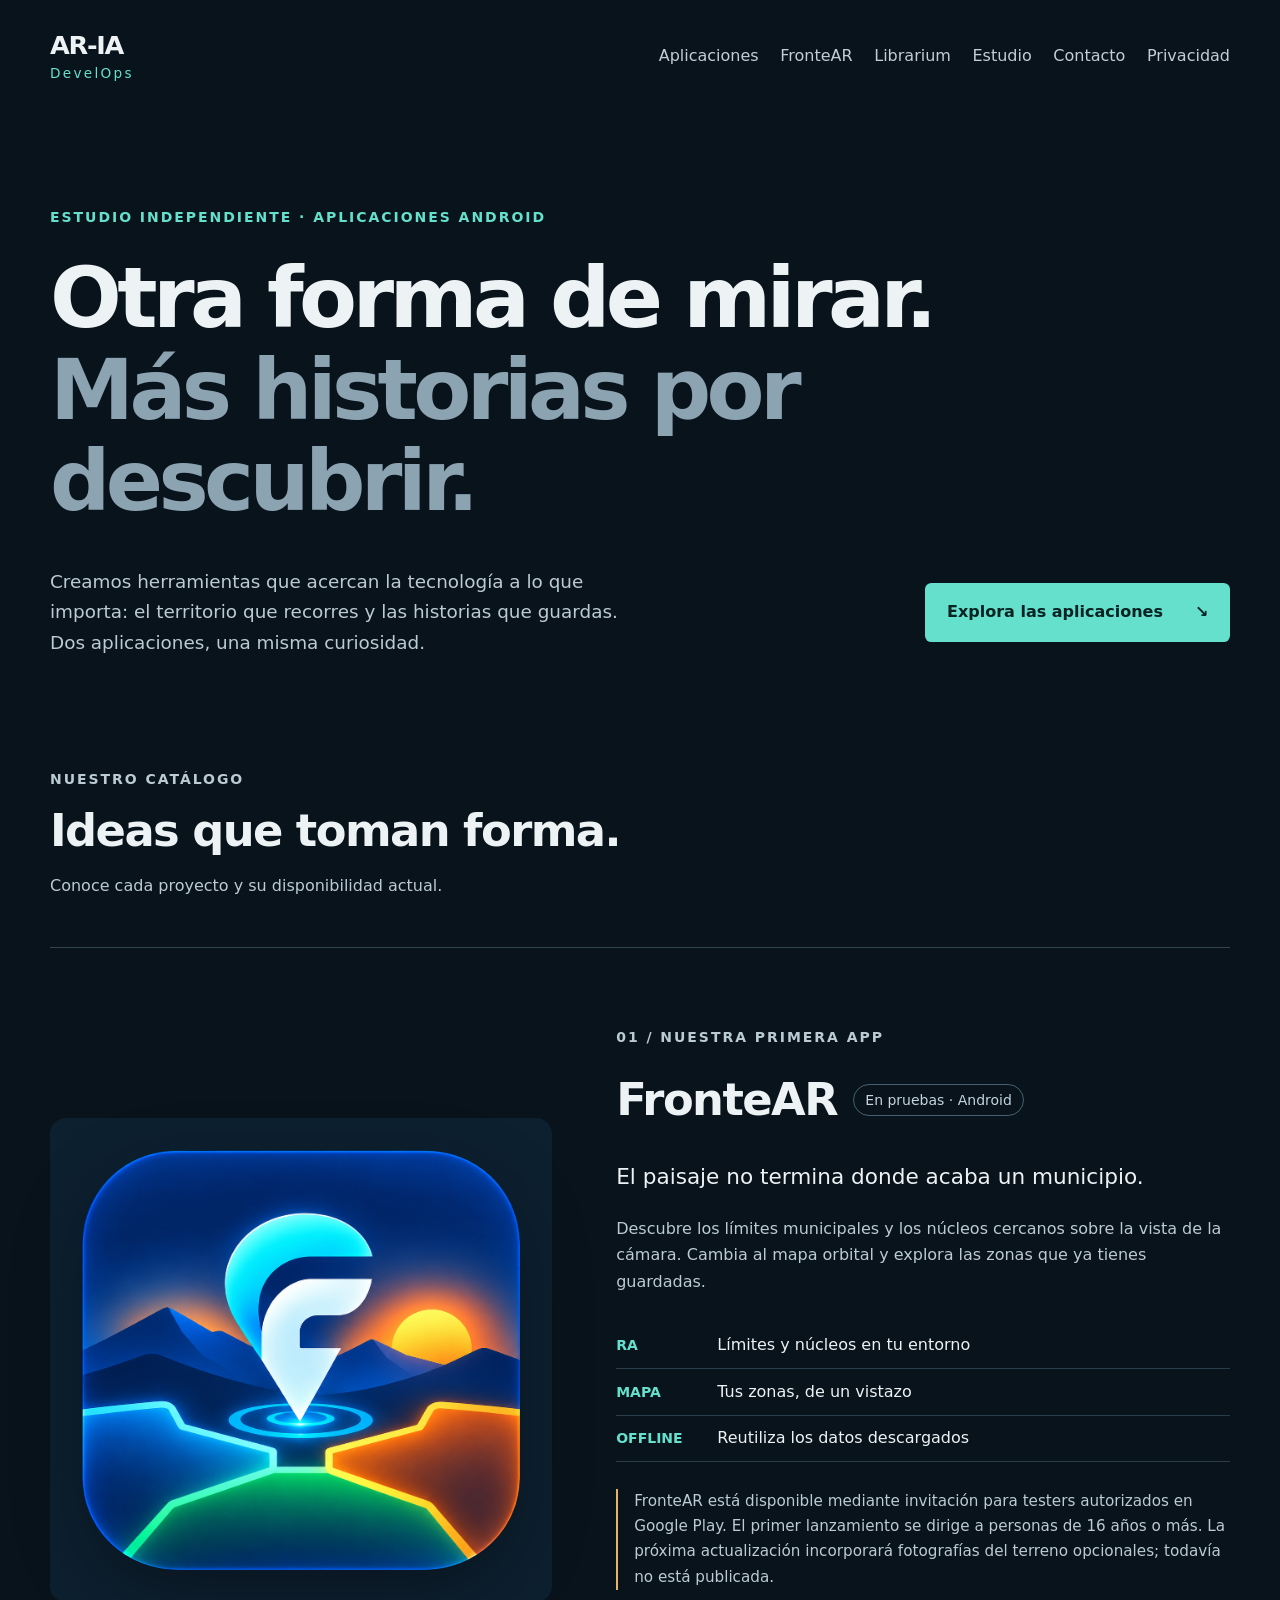
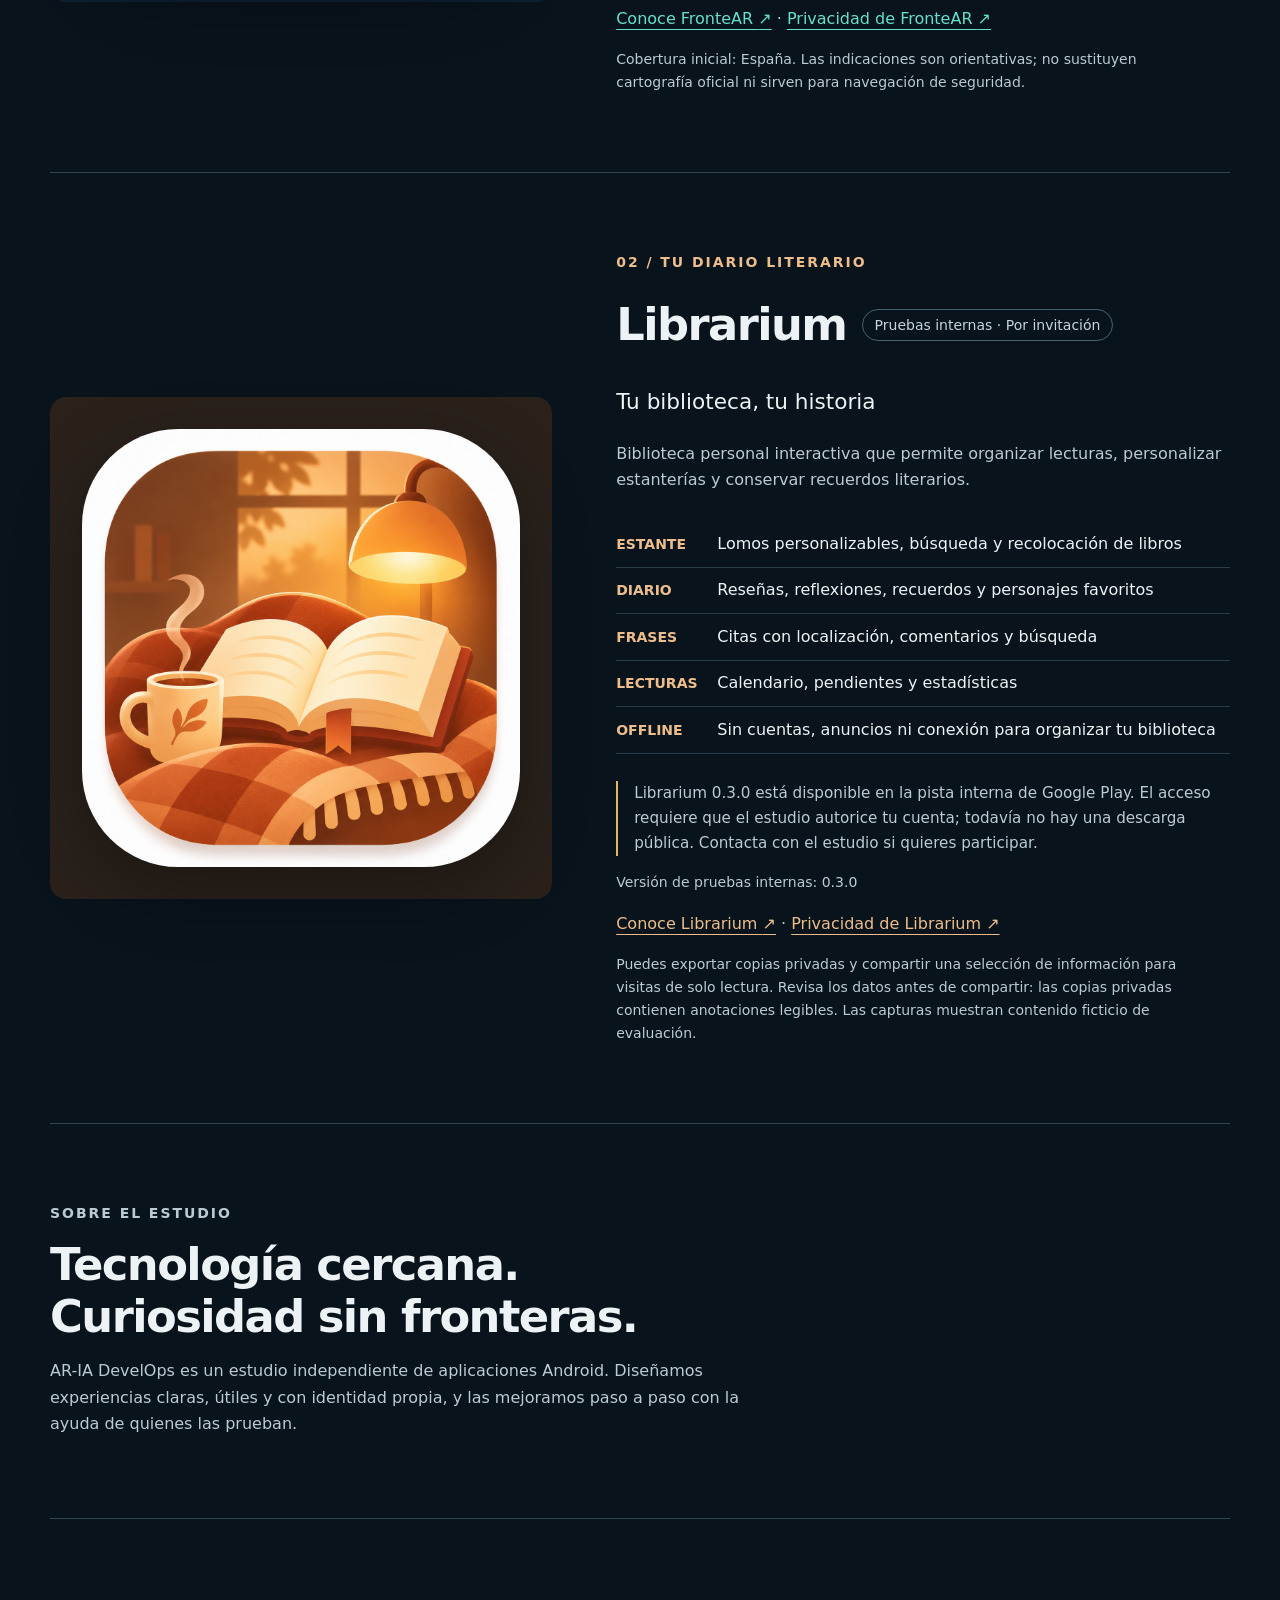
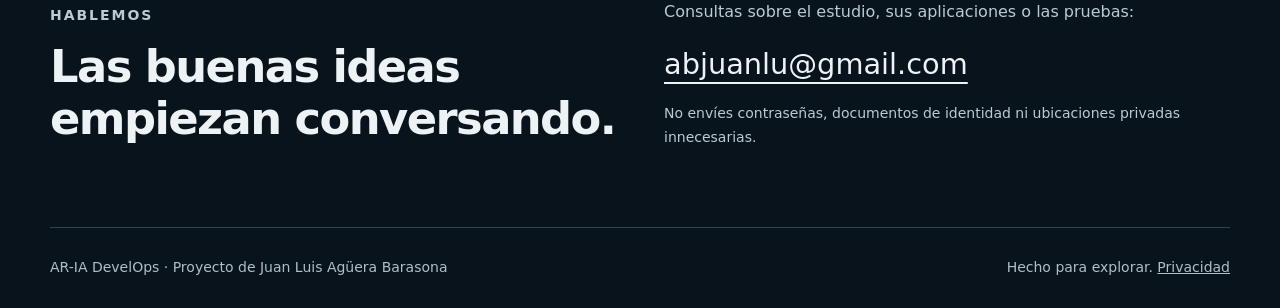
<file: index.html>
<!doctype html>
<html lang="es"><head><meta charset="utf-8"><meta name="viewport" content="width=device-width,initial-scale=1">
<meta name="description" content="Estudio independiente de aplicaciones Android. Descubre FronteAR y Librarium: territorio, lecturas y nuevas formas de explorar."><title>AR-IA DevelOps — Aplicaciones con otra mirada</title>
<link rel="canonical" href="https://jagubar-beep.github.io/ar-ia-develops-web/">
<link rel="icon" href="data:image/svg+xml,%3Csvg xmlns='http://www.w3.org/2000/svg' viewBox='0 0 32 32'%3E%3Crect width='32' height='32' rx='8' fill='%2309131c'/%3E%3Cpath d='M7 24L16 7l9 17M11 18h10' fill='none' stroke='%2364e0cd' stroke-width='3'/%3E%3C/svg%3E">
<link rel="stylesheet" href="styles.css"><link rel="stylesheet" href="catalog.css"></head><body>
<a class="skip" href="#contenido">Saltar al contenido</a>
<header class="wrap"><a class="brand" href="index.html" aria-label="AR-IA DevelOps, inicio">AR-IA<span>DevelOps</span></a>
<nav aria-label="Principal"><a href="index.html#aplicaciones">Aplicaciones</a><a href="index.html#frontear">FronteAR</a><a href="index.html#librarium">Librarium</a><a href="index.html#estudio">Estudio</a><a href="index.html#contacto">Contacto</a><a href="privacidad.html">Privacidad</a></nav></header><main id="contenido"><section class="hero wrap"><p class="eyebrow">ESTUDIO INDEPENDIENTE · APLICACIONES ANDROID</p><h1>Otra forma de mirar.<br><em>Más historias por descubrir.</em></h1><div class="intro"><p>Creamos herramientas que acercan la tecnología a lo que importa: el territorio que recorres y las historias que guardas. Dos aplicaciones, una misma curiosidad.</p><a class="button" href="#aplicaciones">Explora las aplicaciones <span aria-hidden="true">↘</span></a></div></section>
<section id="aplicaciones" class="wrap catalog-heading"><p class="eyebrow">NUESTRO CATÁLOGO</p><h2>Ideas que toman forma.</h2><p>Conoce cada proyecto y su disponibilidad actual.</p></section><section id="frontear" class="project wrap frontear" aria-labelledby="frontear-title">
<div class="art"><img src="frontear.png" alt="Icono de FronteAR: un marcador sobre un paisaje con fronteras de colores" width="1024" height="1024" loading="lazy"></div>
<div class="project-copy"><p class="eyebrow">01 / NUESTRA PRIMERA APP</p><div class="title-row"><h2 id="frontear-title">FronteAR</h2><span class="badge">En pruebas · Android</span></div>
<p class="lead">El paisaje no termina donde acaba un municipio.</p><p>Descubre los límites municipales y los núcleos cercanos sobre la vista de la cámara. Cambia al mapa orbital y explora las zonas que ya tienes guardadas.</p><ul class="features"><li><span>RA</span> Límites y núcleos en tu entorno</li><li><span>MAPA</span> Tus zonas, de un vistazo</li><li><span>OFFLINE</span> Reutiliza los datos descargados</li></ul>
<p class="availability">FronteAR está disponible mediante invitación para testers autorizados en Google Play. El primer lanzamiento se dirige a personas de 16 años o más. La próxima actualización incorporará fotografías del terreno opcionales; todavía no está publicada.</p><p><a class="text-link" href="frontear.html">Conoce FronteAR <span aria-hidden="true">↗</span></a> · <a class="text-link" href="privacidad-frontear.html">Privacidad de FronteAR <span aria-hidden="true">↗</span></a></p><p class="small">Cobertura inicial: España. Las indicaciones son orientativas; no sustituyen cartografía oficial ni sirven para navegación de seguridad.</p></div></section><section id="librarium" class="project wrap librarium" aria-labelledby="librarium-title">
<div class="art"><img src="assets/librarium/icon.png" alt="Icono de Librarium: un libro abierto y una taza bajo una lámpara de luz cálida" width="1024" height="1024" loading="lazy"></div>
<div class="project-copy"><p class="eyebrow">02 / TU DIARIO LITERARIO</p><div class="title-row"><h2 id="librarium-title">Librarium</h2><span class="badge">Pruebas internas · Por invitación</span></div>
<p class="lead">Tu biblioteca, tu historia</p><p>Biblioteca personal interactiva que permite organizar lecturas, personalizar estanterías y conservar recuerdos literarios.</p><ul class="features"><li><span>ESTANTE</span> Lomos personalizables, búsqueda y recolocación de libros</li><li><span>DIARIO</span> Reseñas, reflexiones, recuerdos y personajes favoritos</li><li><span>FRASES</span> Citas con localización, comentarios y búsqueda</li><li><span>LECTURAS</span> Calendario, pendientes y estadísticas</li><li><span>OFFLINE</span> Sin cuentas, anuncios ni conexión para organizar tu biblioteca</li></ul>
<p class="availability">Librarium 0.3.0 está disponible en la pista interna de Google Play. El acceso requiere que el estudio autorice tu cuenta; todavía no hay una descarga pública. Contacta con el estudio si quieres participar.</p><p class="small">Versión de pruebas internas: 0.3.0</p><p><a class="text-link" href="librarium.html">Conoce Librarium <span aria-hidden="true">↗</span></a> · <a class="text-link" href="privacidad-librarium.html">Privacidad de Librarium <span aria-hidden="true">↗</span></a></p><p class="small">Puedes exportar copias privadas y compartir una selección de información para visitas de solo lectura. Revisa los datos antes de compartir: las copias privadas contienen anotaciones legibles. Las capturas muestran contenido ficticio de evaluación.</p></div></section><section id="estudio" class="wrap about"><p class="eyebrow">SOBRE EL ESTUDIO</p><h2>Tecnología cercana.<br>Curiosidad sin fronteras.</h2><p>AR-IA DevelOps es un estudio independiente de aplicaciones Android. Diseñamos experiencias claras, útiles y con identidad propia, y las mejoramos paso a paso con la ayuda de quienes las prueban.</p></section>
<section id="contacto" class="contact wrap"><div><p class="eyebrow">HABLEMOS</p><h2>Las buenas ideas<br>empiezan conversando.</h2></div><div><p>Consultas sobre el estudio, sus aplicaciones o las pruebas:</p><a class="email" href="mailto:abjuanlu@gmail.com">abjuanlu@gmail.com</a><p class="small">No envíes contraseñas, documentos de identidad ni ubicaciones privadas innecesarias.</p></div></section></main><footer class="wrap"><span>AR-IA DevelOps · Proyecto de Juan Luis Agüera Barasona</span><span>Hecho para explorar. <a href="privacidad.html">Privacidad</a></span></footer></body></html>
</file>
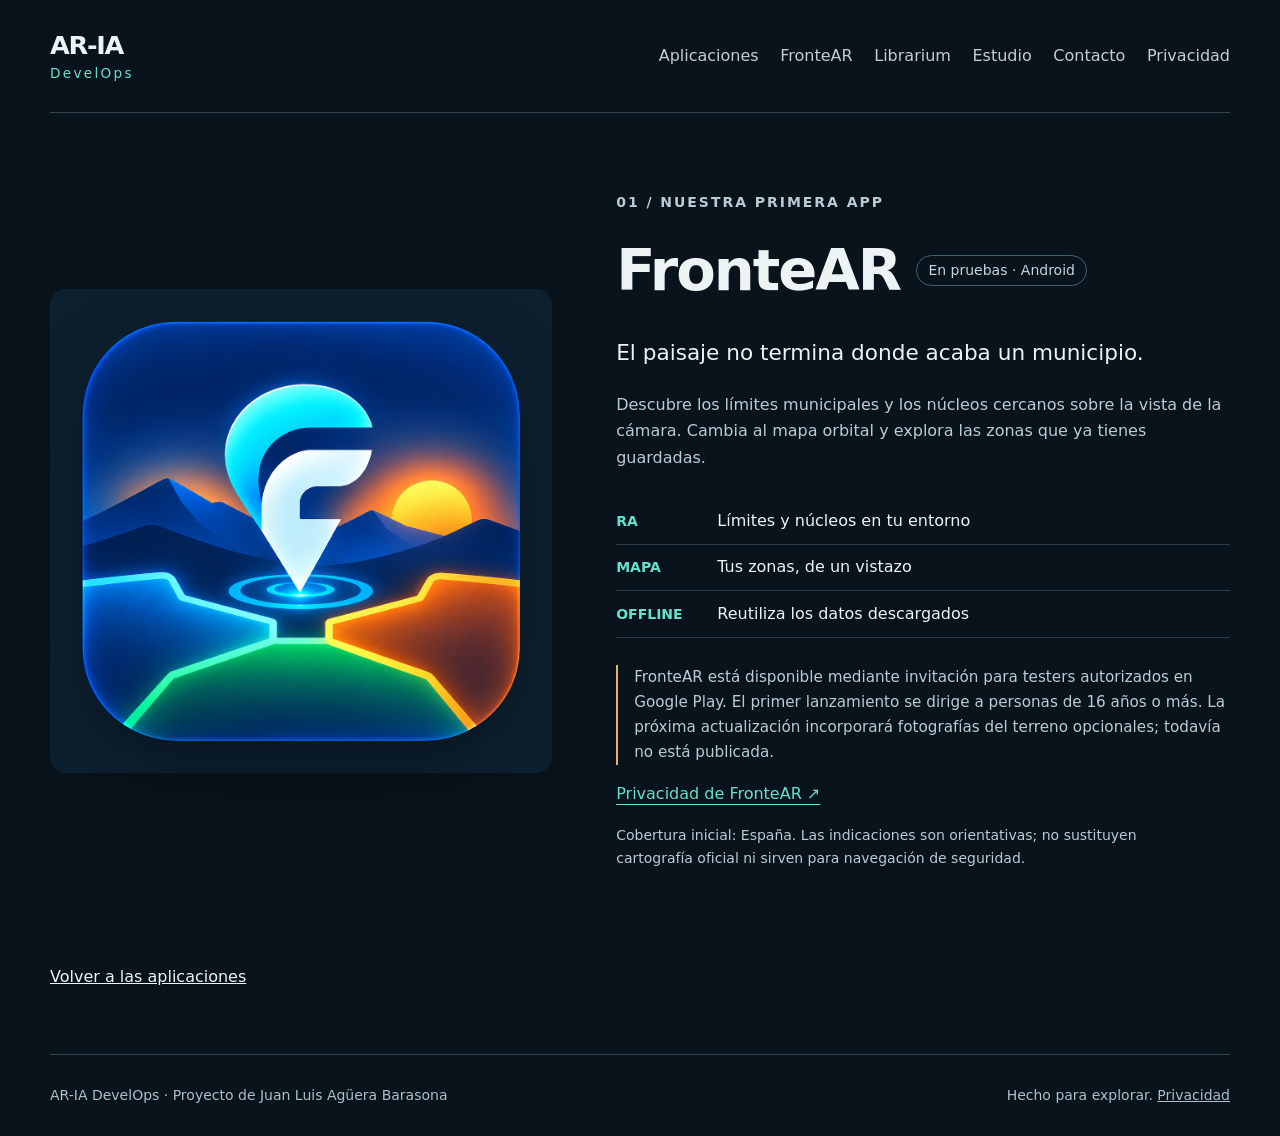
<file: frontear.html>
<!doctype html>
<html lang="es"><head><meta charset="utf-8"><meta name="viewport" content="width=device-width,initial-scale=1">
<meta name="description" content="Descubre los límites municipales y los núcleos cercanos sobre la vista de la cámara. Cambia al mapa orbital y explora las zonas que ya tienes guardadas."><title>FronteAR — AR-IA DevelOps</title>
<link rel="canonical" href="https://jagubar-beep.github.io/ar-ia-develops-web/frontear.html">
<link rel="icon" href="data:image/svg+xml,%3Csvg xmlns='http://www.w3.org/2000/svg' viewBox='0 0 32 32'%3E%3Crect width='32' height='32' rx='8' fill='%2309131c'/%3E%3Cpath d='M7 24L16 7l9 17M11 18h10' fill='none' stroke='%2364e0cd' stroke-width='3'/%3E%3C/svg%3E">
<link rel="stylesheet" href="styles.css"><link rel="stylesheet" href="catalog.css"></head><body>
<a class="skip" href="#contenido">Saltar al contenido</a>
<header class="wrap"><a class="brand" href="index.html" aria-label="AR-IA DevelOps, inicio">AR-IA<span>DevelOps</span></a>
<nav aria-label="Principal"><a href="index.html#aplicaciones">Aplicaciones</a><a href="index.html#frontear">FronteAR</a><a href="index.html#librarium">Librarium</a><a href="index.html#estudio">Estudio</a><a href="index.html#contacto">Contacto</a><a href="privacidad.html">Privacidad</a></nav></header><main id="contenido"><section id="frontear" class="project wrap frontear" aria-labelledby="frontear-title">
<div class="art"><img src="frontear.png" alt="Icono de FronteAR: un marcador sobre un paisaje con fronteras de colores" width="1024" height="1024" ></div>
<div class="project-copy"><p class="eyebrow">01 / NUESTRA PRIMERA APP</p><div class="title-row"><h1 id="frontear-title">FronteAR</h1><span class="badge">En pruebas · Android</span></div>
<p class="lead">El paisaje no termina donde acaba un municipio.</p><p>Descubre los límites municipales y los núcleos cercanos sobre la vista de la cámara. Cambia al mapa orbital y explora las zonas que ya tienes guardadas.</p><ul class="features"><li><span>RA</span> Límites y núcleos en tu entorno</li><li><span>MAPA</span> Tus zonas, de un vistazo</li><li><span>OFFLINE</span> Reutiliza los datos descargados</li></ul>
<p class="availability">FronteAR está disponible mediante invitación para testers autorizados en Google Play. El primer lanzamiento se dirige a personas de 16 años o más. La próxima actualización incorporará fotografías del terreno opcionales; todavía no está publicada.</p><p><a class="text-link" href="privacidad-frontear.html">Privacidad de FronteAR <span aria-hidden="true">↗</span></a></p><p class="small">Cobertura inicial: España. Las indicaciones son orientativas; no sustituyen cartografía oficial ni sirven para navegación de seguridad.</p></div></section><p class="wrap back-link"><a href="index.html#aplicaciones">Volver a las aplicaciones</a></p></main><footer class="wrap"><span>AR-IA DevelOps · Proyecto de Juan Luis Agüera Barasona</span><span>Hecho para explorar. <a href="privacidad.html">Privacidad</a></span></footer></body></html>
</file>
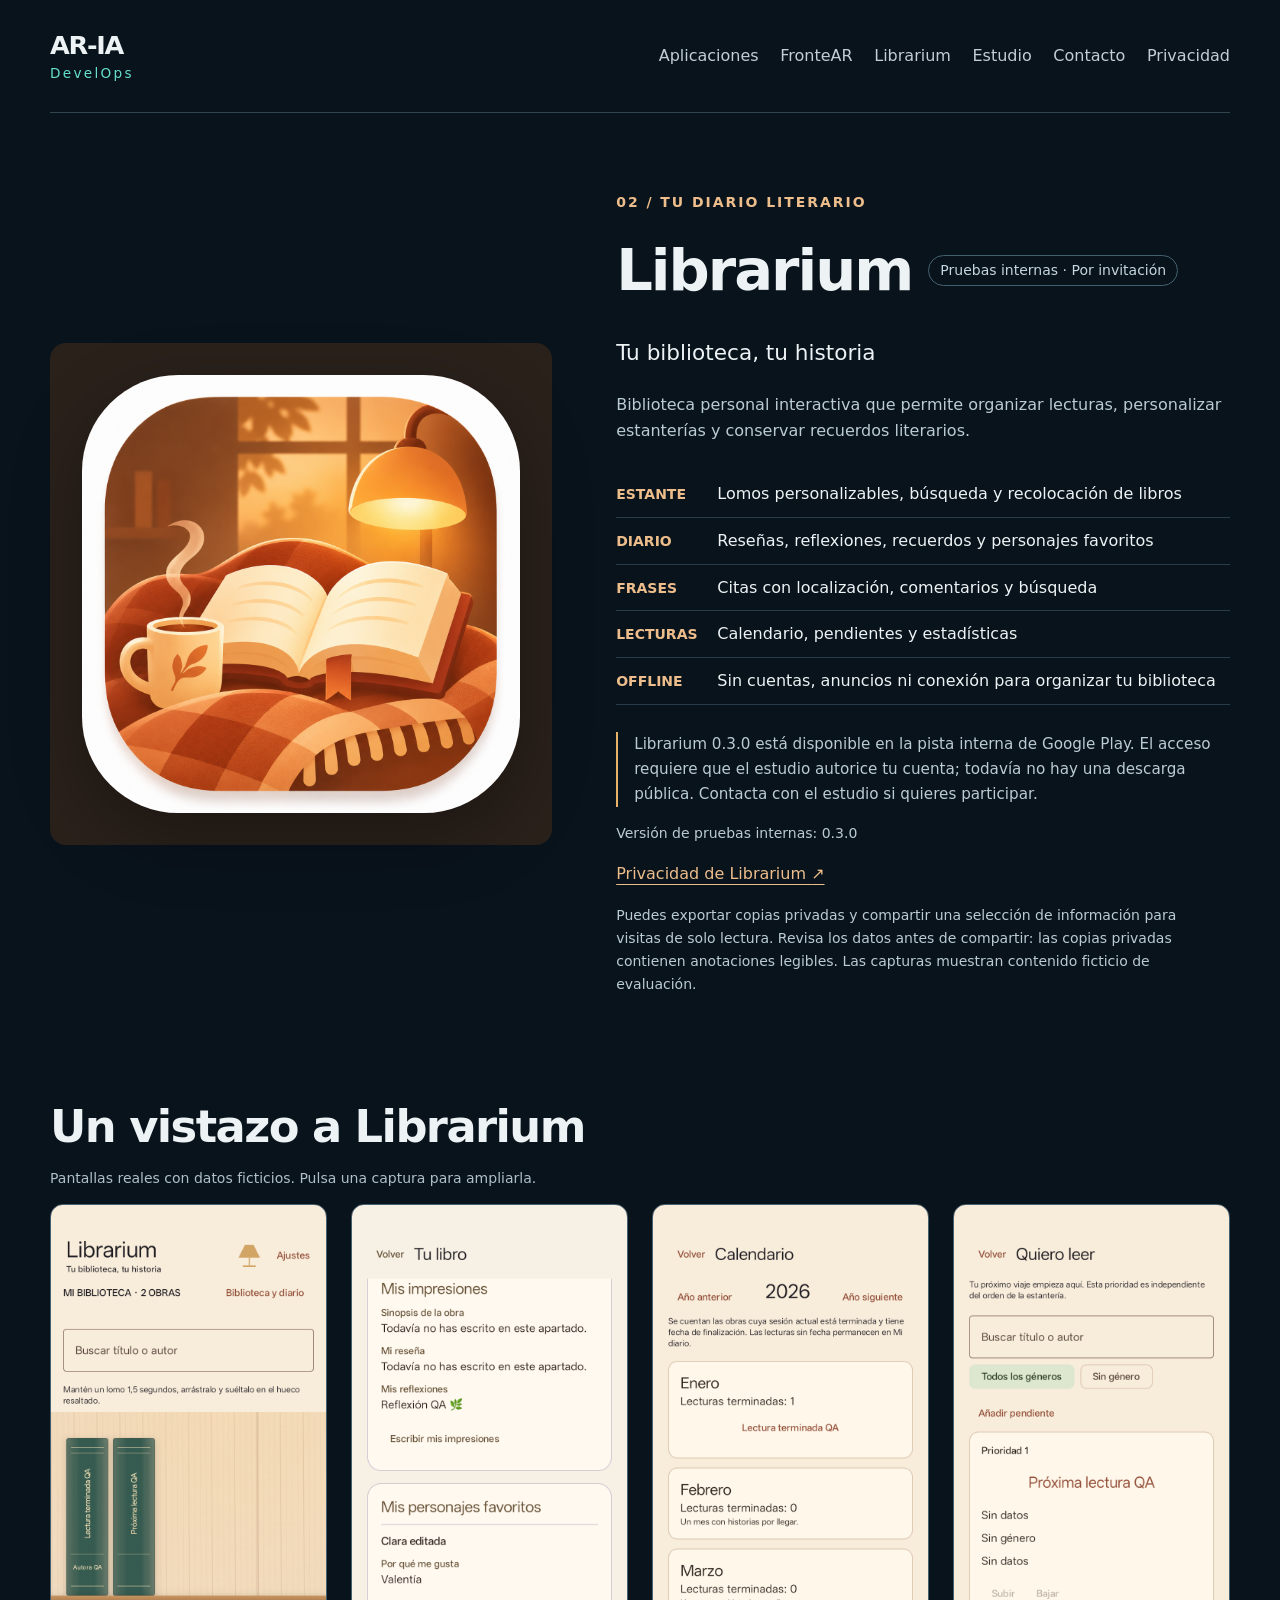
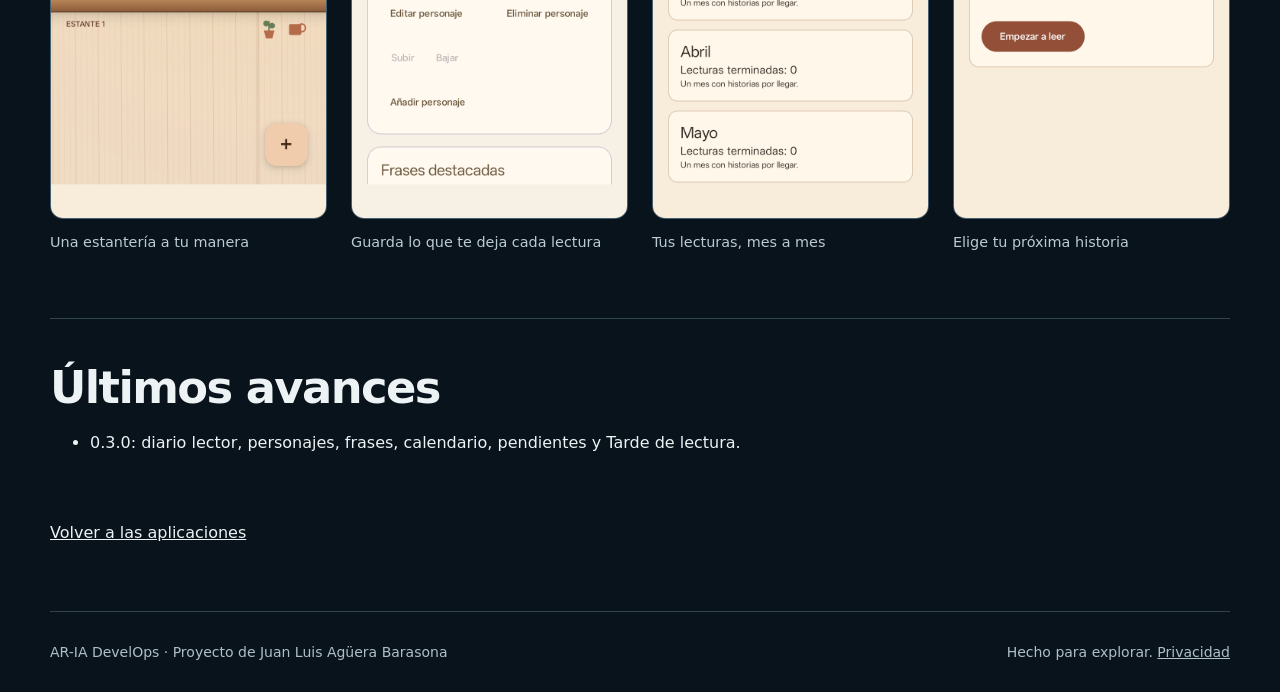
<file: librarium.html>
<!doctype html>
<html lang="es"><head><meta charset="utf-8"><meta name="viewport" content="width=device-width,initial-scale=1">
<meta name="description" content="Biblioteca personal interactiva que permite organizar lecturas, personalizar estanterías y conservar recuerdos literarios."><title>Librarium — AR-IA DevelOps</title>
<link rel="canonical" href="https://jagubar-beep.github.io/ar-ia-develops-web/librarium.html">
<link rel="icon" href="data:image/svg+xml,%3Csvg xmlns='http://www.w3.org/2000/svg' viewBox='0 0 32 32'%3E%3Crect width='32' height='32' rx='8' fill='%2309131c'/%3E%3Cpath d='M7 24L16 7l9 17M11 18h10' fill='none' stroke='%2364e0cd' stroke-width='3'/%3E%3C/svg%3E">
<link rel="stylesheet" href="styles.css"><link rel="stylesheet" href="catalog.css"></head><body>
<a class="skip" href="#contenido">Saltar al contenido</a>
<header class="wrap"><a class="brand" href="index.html" aria-label="AR-IA DevelOps, inicio">AR-IA<span>DevelOps</span></a>
<nav aria-label="Principal"><a href="index.html#aplicaciones">Aplicaciones</a><a href="index.html#frontear">FronteAR</a><a href="index.html#librarium">Librarium</a><a href="index.html#estudio">Estudio</a><a href="index.html#contacto">Contacto</a><a href="privacidad.html">Privacidad</a></nav></header><main id="contenido"><section id="librarium" class="project wrap librarium" aria-labelledby="librarium-title">
<div class="art"><img src="assets/librarium/icon.png" alt="Icono de Librarium: un libro abierto y una taza bajo una lámpara de luz cálida" width="1024" height="1024" ></div>
<div class="project-copy"><p class="eyebrow">02 / TU DIARIO LITERARIO</p><div class="title-row"><h1 id="librarium-title">Librarium</h1><span class="badge">Pruebas internas · Por invitación</span></div>
<p class="lead">Tu biblioteca, tu historia</p><p>Biblioteca personal interactiva que permite organizar lecturas, personalizar estanterías y conservar recuerdos literarios.</p><ul class="features"><li><span>ESTANTE</span> Lomos personalizables, búsqueda y recolocación de libros</li><li><span>DIARIO</span> Reseñas, reflexiones, recuerdos y personajes favoritos</li><li><span>FRASES</span> Citas con localización, comentarios y búsqueda</li><li><span>LECTURAS</span> Calendario, pendientes y estadísticas</li><li><span>OFFLINE</span> Sin cuentas, anuncios ni conexión para organizar tu biblioteca</li></ul>
<p class="availability">Librarium 0.3.0 está disponible en la pista interna de Google Play. El acceso requiere que el estudio autorice tu cuenta; todavía no hay una descarga pública. Contacta con el estudio si quieres participar.</p><p class="small">Versión de pruebas internas: 0.3.0</p><p><a class="text-link" href="privacidad-librarium.html">Privacidad de Librarium <span aria-hidden="true">↗</span></a></p><p class="small">Puedes exportar copias privadas y compartir una selección de información para visitas de solo lectura. Revisa los datos antes de compartir: las copias privadas contienen anotaciones legibles. Las capturas muestran contenido ficticio de evaluación.</p></div></section><section class="wrap gallery-section" aria-label="Capturas de Librarium"><h2>Un vistazo a Librarium</h2><p class="small">Pantallas reales con datos ficticios. Pulsa una captura para ampliarla.</p><div class="gallery"><figure><a href="assets/librarium/afternoon.png"><img src="assets/librarium/afternoon.png" alt="Estantería personalizable en el ambiente Tarde de lectura" width="720" height="1604" loading="lazy"></a><figcaption>Una estantería a tu manera</figcaption></figure><figure><a href="assets/librarium/journal-detail.png"><img src="assets/librarium/journal-detail.png" alt="Ficha de lectura con reflexiones y personajes favoritos" width="720" height="1604" loading="lazy"></a><figcaption>Guarda lo que te deja cada lectura</figcaption></figure><figure><a href="assets/librarium/calendar.png"><img src="assets/librarium/calendar.png" alt="Calendario anual con lecturas terminadas por mes" width="720" height="1604" loading="lazy"></a><figcaption>Tus lecturas, mes a mes</figcaption></figure><figure><a href="assets/librarium/tbr.png"><img src="assets/librarium/tbr.png" alt="Lista Quiero leer con prioridades y acción Empezar a leer" width="720" height="1604" loading="lazy"></a><figcaption>Elige tu próxima historia</figcaption></figure></div></section><section class="wrap news"><h2>Últimos avances</h2><ul><li>0.3.0: diario lector, personajes, frases, calendario, pendientes y Tarde de lectura.</li></ul></section><p class="wrap back-link"><a href="index.html#aplicaciones">Volver a las aplicaciones</a></p></main><footer class="wrap"><span>AR-IA DevelOps · Proyecto de Juan Luis Agüera Barasona</span><span>Hecho para explorar. <a href="privacidad.html">Privacidad</a></span></footer></body></html>
</file>
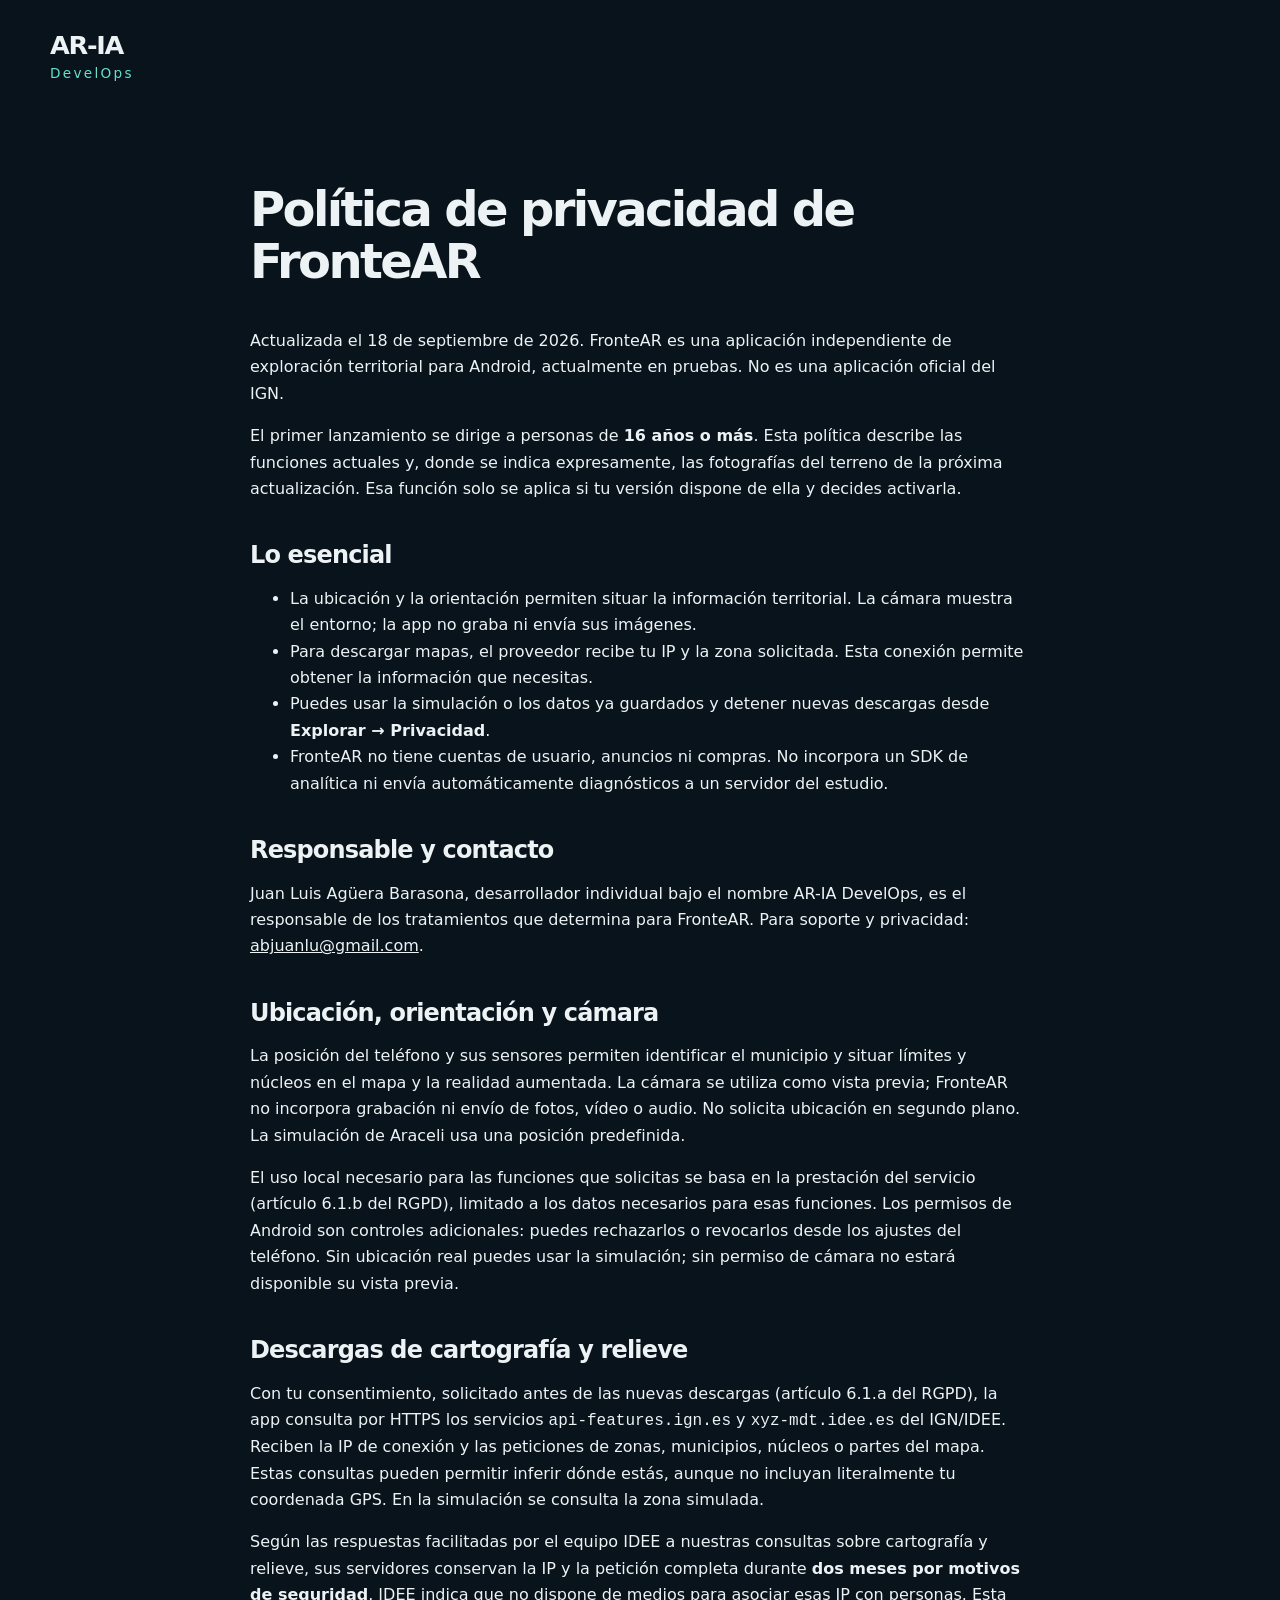
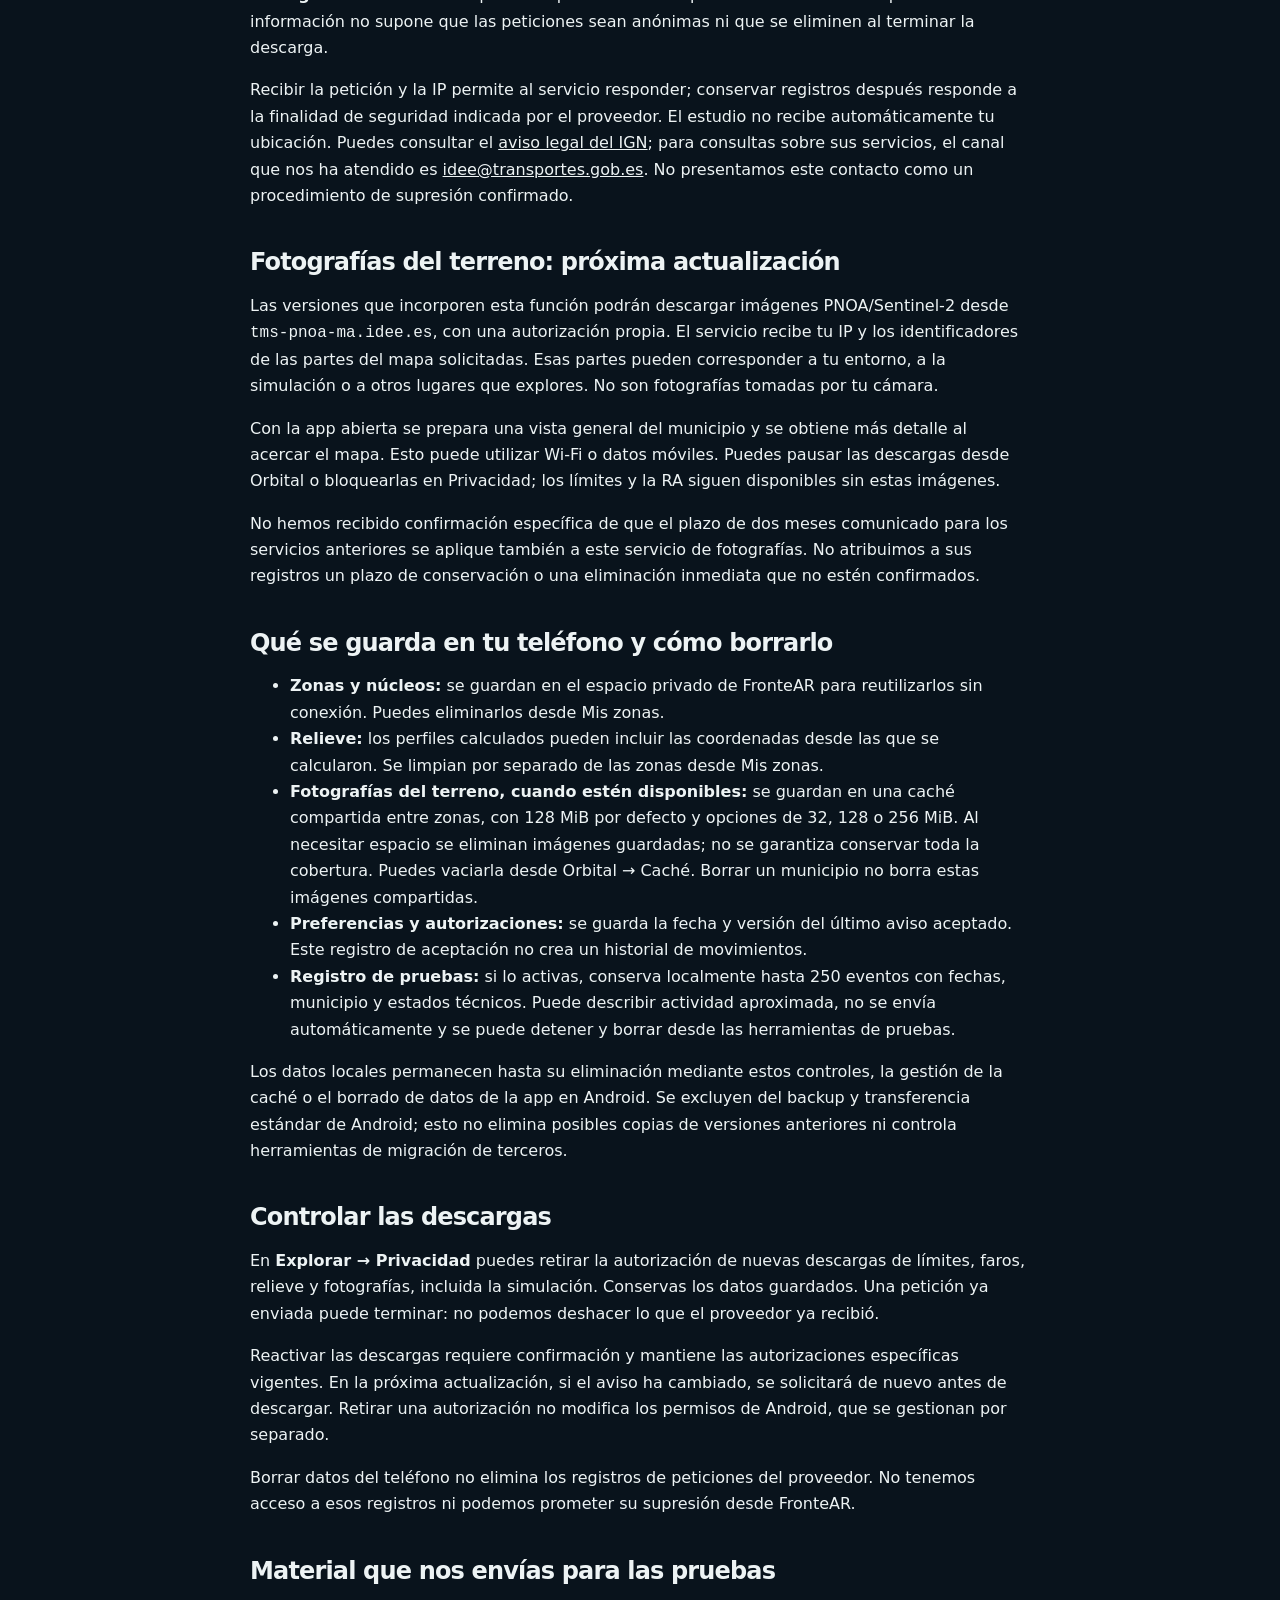
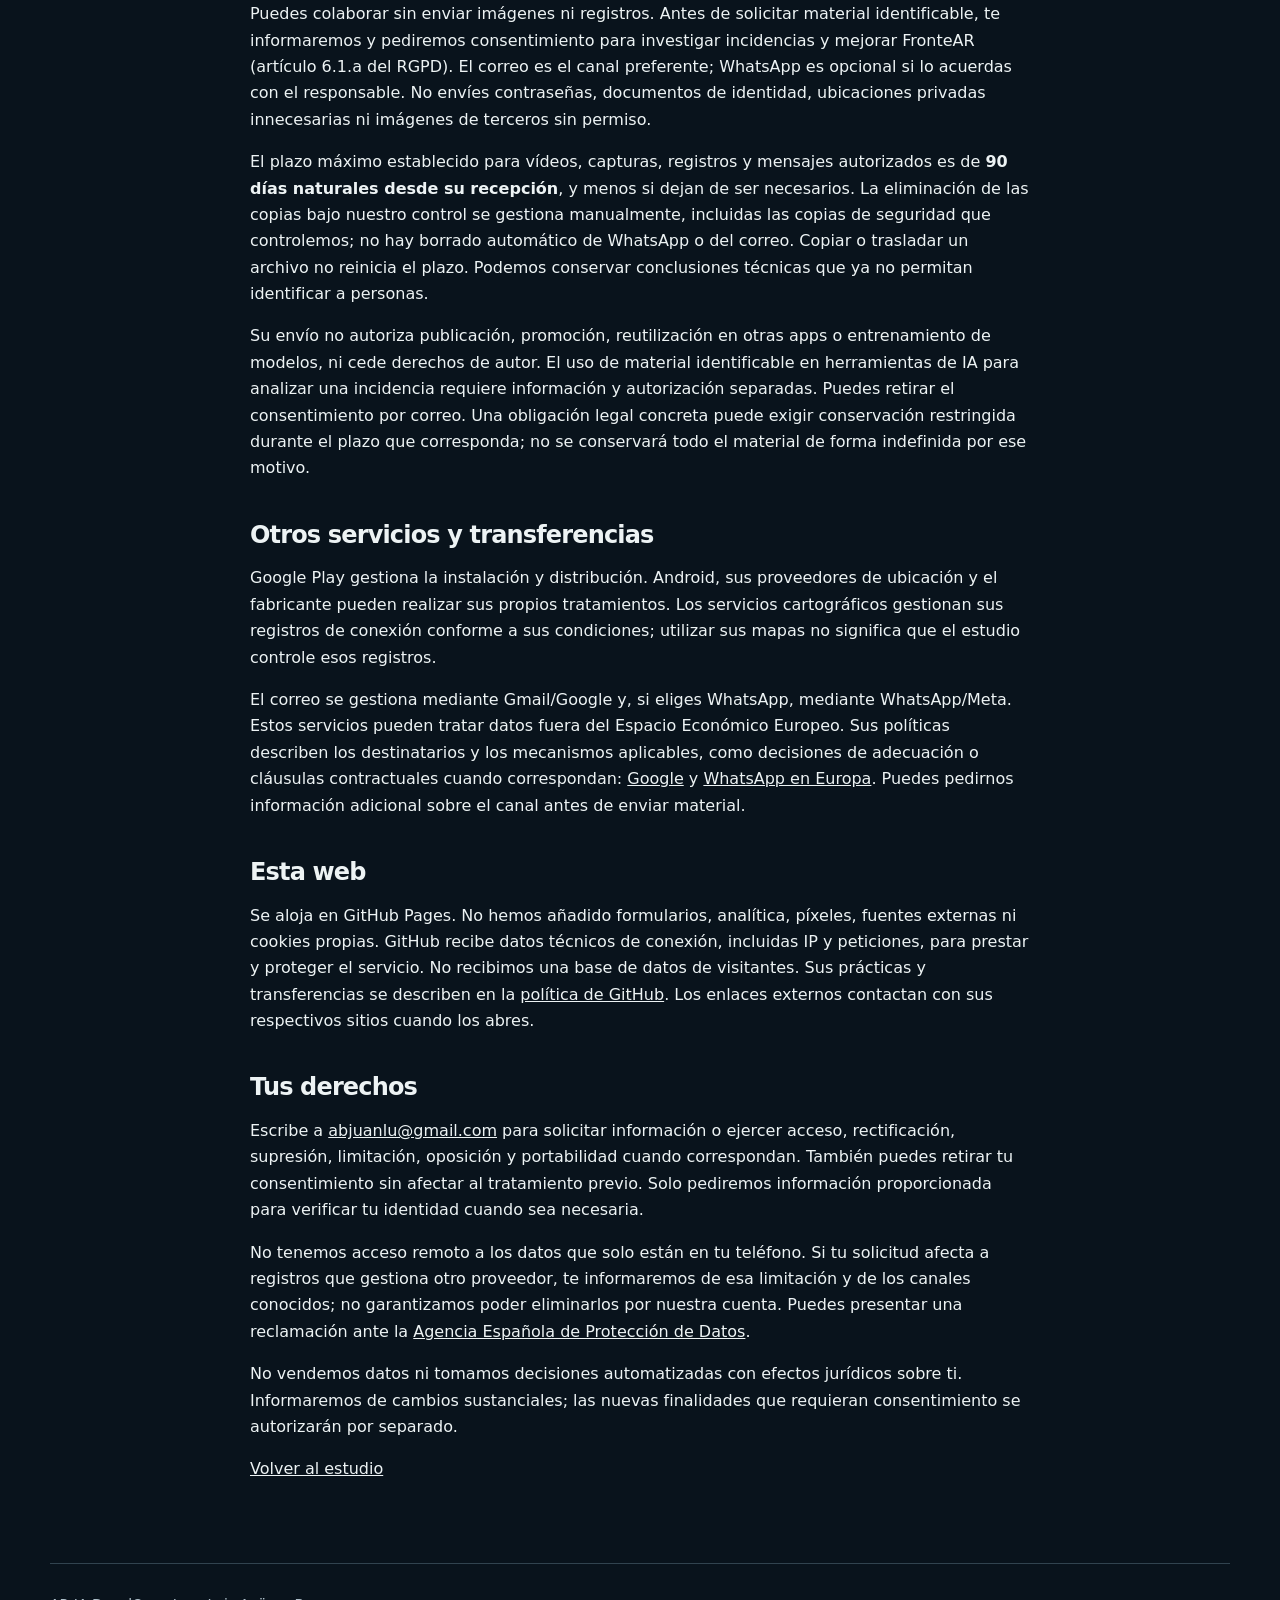
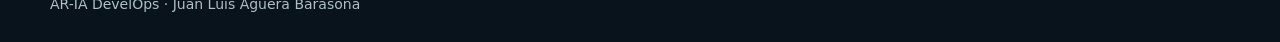
<file: privacidad-frontear.html>
<!doctype html>
<html lang="es">
<head>
<meta charset="utf-8">
<meta name="viewport" content="width=device-width,initial-scale=1">
<meta name="description" content="Cómo utiliza FronteAR la ubicación y la cámara, qué ocurre al descargar mapas y cómo controlar o borrar tus datos.">
<title>Política de privacidad de FronteAR</title>
<link rel="stylesheet" href="styles.css">
</head>
<body>
<a class="skip" href="#contenido">Saltar al contenido</a>
<header class="wrap"><a class="brand" href="index.html">AR-IA<span>DevelOps</span></a></header>
<main id="contenido" class="document wrap">
<h1>Política de privacidad de FronteAR</h1>
<p>Actualizada el 18 de septiembre de 2026. FronteAR es una aplicación independiente de exploración territorial para Android, actualmente en pruebas. No es una aplicación oficial del IGN.</p>
<p>El primer lanzamiento se dirige a personas de <strong>16 años o más</strong>. Esta política describe las funciones actuales y, donde se indica expresamente, las fotografías del terreno de la próxima actualización. Esa función solo se aplica si tu versión dispone de ella y decides activarla.</p>

<h2>Lo esencial</h2>
<ul>
<li>La ubicación y la orientación permiten situar la información territorial. La cámara muestra el entorno; la app no graba ni envía sus imágenes.</li>
<li>Para descargar mapas, el proveedor recibe tu IP y la zona solicitada. Esta conexión permite obtener la información que necesitas.</li>
<li>Puedes usar la simulación o los datos ya guardados y detener nuevas descargas desde <strong>Explorar → Privacidad</strong>.</li>
<li>FronteAR no tiene cuentas de usuario, anuncios ni compras. No incorpora un SDK de analítica ni envía automáticamente diagnósticos a un servidor del estudio.</li>
</ul>

<h2>Responsable y contacto</h2>
<p>Juan Luis Agüera Barasona, desarrollador individual bajo el nombre AR-IA DevelOps, es el responsable de los tratamientos que determina para FronteAR. Para soporte y privacidad: <a href="mailto:abjuanlu@gmail.com">abjuanlu@gmail.com</a>.</p>

<h2>Ubicación, orientación y cámara</h2>
<p>La posición del teléfono y sus sensores permiten identificar el municipio y situar límites y núcleos en el mapa y la realidad aumentada. La cámara se utiliza como vista previa; FronteAR no incorpora grabación ni envío de fotos, vídeo o audio. No solicita ubicación en segundo plano. La simulación de Araceli usa una posición predefinida.</p>
<p>El uso local necesario para las funciones que solicitas se basa en la prestación del servicio (artículo 6.1.b del RGPD), limitado a los datos necesarios para esas funciones. Los permisos de Android son controles adicionales: puedes rechazarlos o revocarlos desde los ajustes del teléfono. Sin ubicación real puedes usar la simulación; sin permiso de cámara no estará disponible su vista previa.</p>

<h2>Descargas de cartografía y relieve</h2>
<p>Con tu consentimiento, solicitado antes de las nuevas descargas (artículo 6.1.a del RGPD), la app consulta por HTTPS los servicios <code>api-features.ign.es</code> y <code>xyz-mdt.idee.es</code> del IGN/IDEE. Reciben la IP de conexión y las peticiones de zonas, municipios, núcleos o partes del mapa. Estas consultas pueden permitir inferir dónde estás, aunque no incluyan literalmente tu coordenada GPS. En la simulación se consulta la zona simulada.</p>
<p>Según las respuestas facilitadas por el equipo IDEE a nuestras consultas sobre cartografía y relieve, sus servidores conservan la IP y la petición completa durante <strong>dos meses por motivos de seguridad</strong>. IDEE indica que no dispone de medios para asociar esas IP con personas. Esta información no supone que las peticiones sean anónimas ni que se eliminen al terminar la descarga.</p>
<p>Recibir la petición y la IP permite al servicio responder; conservar registros después responde a la finalidad de seguridad indicada por el proveedor. El estudio no recibe automáticamente tu ubicación. Puedes consultar el <a href="https://www.ign.es/web/info-aviso-legal">aviso legal del IGN</a>; para consultas sobre sus servicios, el canal que nos ha atendido es <a href="mailto:idee@transportes.gob.es">idee@transportes.gob.es</a>. No presentamos este contacto como un procedimiento de supresión confirmado.</p>

<h2>Fotografías del terreno: próxima actualización</h2>
<p>Las versiones que incorporen esta función podrán descargar imágenes PNOA/Sentinel-2 desde <code>tms-pnoa-ma.idee.es</code>, con una autorización propia. El servicio recibe tu IP y los identificadores de las partes del mapa solicitadas. Esas partes pueden corresponder a tu entorno, a la simulación o a otros lugares que explores. No son fotografías tomadas por tu cámara.</p>
<p>Con la app abierta se prepara una vista general del municipio y se obtiene más detalle al acercar el mapa. Esto puede utilizar Wi-Fi o datos móviles. Puedes pausar las descargas desde Orbital o bloquearlas en Privacidad; los límites y la RA siguen disponibles sin estas imágenes.</p>
<p>No hemos recibido confirmación específica de que el plazo de dos meses comunicado para los servicios anteriores se aplique también a este servicio de fotografías. No atribuimos a sus registros un plazo de conservación o una eliminación inmediata que no estén confirmados.</p>

<h2>Qué se guarda en tu teléfono y cómo borrarlo</h2>
<ul>
<li><strong>Zonas y núcleos:</strong> se guardan en el espacio privado de FronteAR para reutilizarlos sin conexión. Puedes eliminarlos desde Mis zonas.</li>
<li><strong>Relieve:</strong> los perfiles calculados pueden incluir las coordenadas desde las que se calcularon. Se limpian por separado de las zonas desde Mis zonas.</li>
<li><strong>Fotografías del terreno, cuando estén disponibles:</strong> se guardan en una caché compartida entre zonas, con 128 MiB por defecto y opciones de 32, 128 o 256 MiB. Al necesitar espacio se eliminan imágenes guardadas; no se garantiza conservar toda la cobertura. Puedes vaciarla desde Orbital → Caché. Borrar un municipio no borra estas imágenes compartidas.</li>
<li><strong>Preferencias y autorizaciones:</strong> se guarda la fecha y versión del último aviso aceptado. Este registro de aceptación no crea un historial de movimientos.</li>
<li><strong>Registro de pruebas:</strong> si lo activas, conserva localmente hasta 250 eventos con fechas, municipio y estados técnicos. Puede describir actividad aproximada, no se envía automáticamente y se puede detener y borrar desde las herramientas de pruebas.</li>
</ul>
<p>Los datos locales permanecen hasta su eliminación mediante estos controles, la gestión de la caché o el borrado de datos de la app en Android. Se excluyen del backup y transferencia estándar de Android; esto no elimina posibles copias de versiones anteriores ni controla herramientas de migración de terceros.</p>

<h2>Controlar las descargas</h2>
<p>En <strong>Explorar → Privacidad</strong> puedes retirar la autorización de nuevas descargas de límites, faros, relieve y fotografías, incluida la simulación. Conservas los datos guardados. Una petición ya enviada puede terminar: no podemos deshacer lo que el proveedor ya recibió.</p>
<p>Reactivar las descargas requiere confirmación y mantiene las autorizaciones específicas vigentes. En la próxima actualización, si el aviso ha cambiado, se solicitará de nuevo antes de descargar. Retirar una autorización no modifica los permisos de Android, que se gestionan por separado.</p>
<p>Borrar datos del teléfono no elimina los registros de peticiones del proveedor. No tenemos acceso a esos registros ni podemos prometer su supresión desde FronteAR.</p>

<h2>Material que nos envías para las pruebas</h2>
<p>Puedes colaborar sin enviar imágenes ni registros. Antes de solicitar material identificable, te informaremos y pediremos consentimiento para investigar incidencias y mejorar FronteAR (artículo 6.1.a del RGPD). El correo es el canal preferente; WhatsApp es opcional si lo acuerdas con el responsable. No envíes contraseñas, documentos de identidad, ubicaciones privadas innecesarias ni imágenes de terceros sin permiso.</p>
<p>El plazo máximo establecido para vídeos, capturas, registros y mensajes autorizados es de <strong>90 días naturales desde su recepción</strong>, y menos si dejan de ser necesarios. La eliminación de las copias bajo nuestro control se gestiona manualmente, incluidas las copias de seguridad que controlemos; no hay borrado automático de WhatsApp o del correo. Copiar o trasladar un archivo no reinicia el plazo. Podemos conservar conclusiones técnicas que ya no permitan identificar a personas.</p>
<p>Su envío no autoriza publicación, promoción, reutilización en otras apps o entrenamiento de modelos, ni cede derechos de autor. El uso de material identificable en herramientas de IA para analizar una incidencia requiere información y autorización separadas. Puedes retirar el consentimiento por correo. Una obligación legal concreta puede exigir conservación restringida durante el plazo que corresponda; no se conservará todo el material de forma indefinida por ese motivo.</p>

<h2>Otros servicios y transferencias</h2>
<p>Google Play gestiona la instalación y distribución. Android, sus proveedores de ubicación y el fabricante pueden realizar sus propios tratamientos. Los servicios cartográficos gestionan sus registros de conexión conforme a sus condiciones; utilizar sus mapas no significa que el estudio controle esos registros.</p>
<p>El correo se gestiona mediante Gmail/Google y, si eliges WhatsApp, mediante WhatsApp/Meta. Estos servicios pueden tratar datos fuera del Espacio Económico Europeo. Sus políticas describen los destinatarios y los mecanismos aplicables, como decisiones de adecuación o cláusulas contractuales cuando correspondan: <a href="https://policies.google.com/privacy?hl=es">Google</a> y <a href="https://www.whatsapp.com/legal/privacy-policy-eea">WhatsApp en Europa</a>. Puedes pedirnos información adicional sobre el canal antes de enviar material.</p>

<h2>Esta web</h2>
<p>Se aloja en GitHub Pages. No hemos añadido formularios, analítica, píxeles, fuentes externas ni cookies propias. GitHub recibe datos técnicos de conexión, incluidas IP y peticiones, para prestar y proteger el servicio. No recibimos una base de datos de visitantes. Sus prácticas y transferencias se describen en la <a href="https://docs.github.com/en/site-policy/privacy-policies/github-general-privacy-statement">política de GitHub</a>. Los enlaces externos contactan con sus respectivos sitios cuando los abres.</p>

<h2>Tus derechos</h2>
<p>Escribe a <a href="mailto:abjuanlu@gmail.com">abjuanlu@gmail.com</a> para solicitar información o ejercer acceso, rectificación, supresión, limitación, oposición y portabilidad cuando correspondan. También puedes retirar tu consentimiento sin afectar al tratamiento previo. Solo pediremos información proporcionada para verificar tu identidad cuando sea necesaria.</p>
<p>No tenemos acceso remoto a los datos que solo están en tu teléfono. Si tu solicitud afecta a registros que gestiona otro proveedor, te informaremos de esa limitación y de los canales conocidos; no garantizamos poder eliminarlos por nuestra cuenta. Puedes presentar una reclamación ante la <a href="https://www.aepd.es/">Agencia Española de Protección de Datos</a>.</p>
<p>No vendemos datos ni tomamos decisiones automatizadas con efectos jurídicos sobre ti. Informaremos de cambios sustanciales; las nuevas finalidades que requieran consentimiento se autorizarán por separado.</p>
<a href="index.html">Volver al estudio</a>
</main>
<footer class="wrap">AR-IA DevelOps · Juan Luis Agüera Barasona</footer>
</body>
</html>
</file>
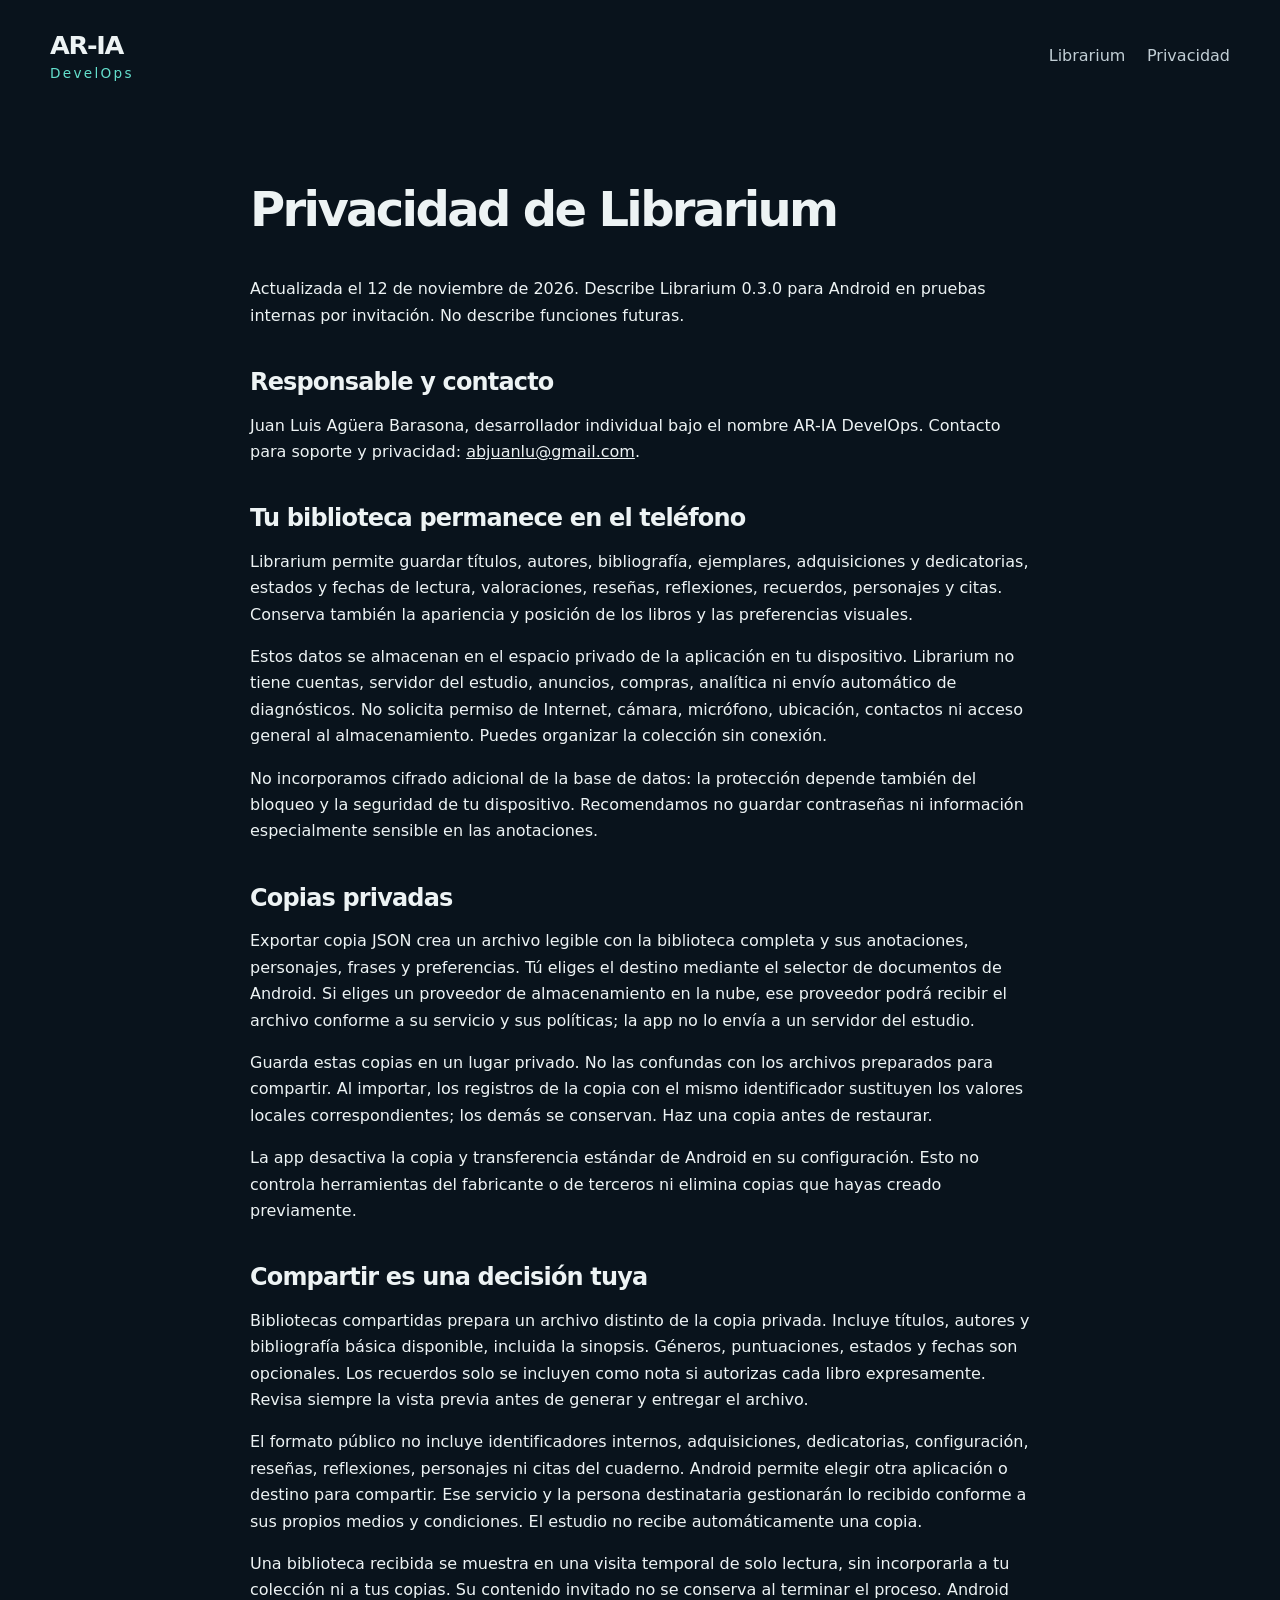
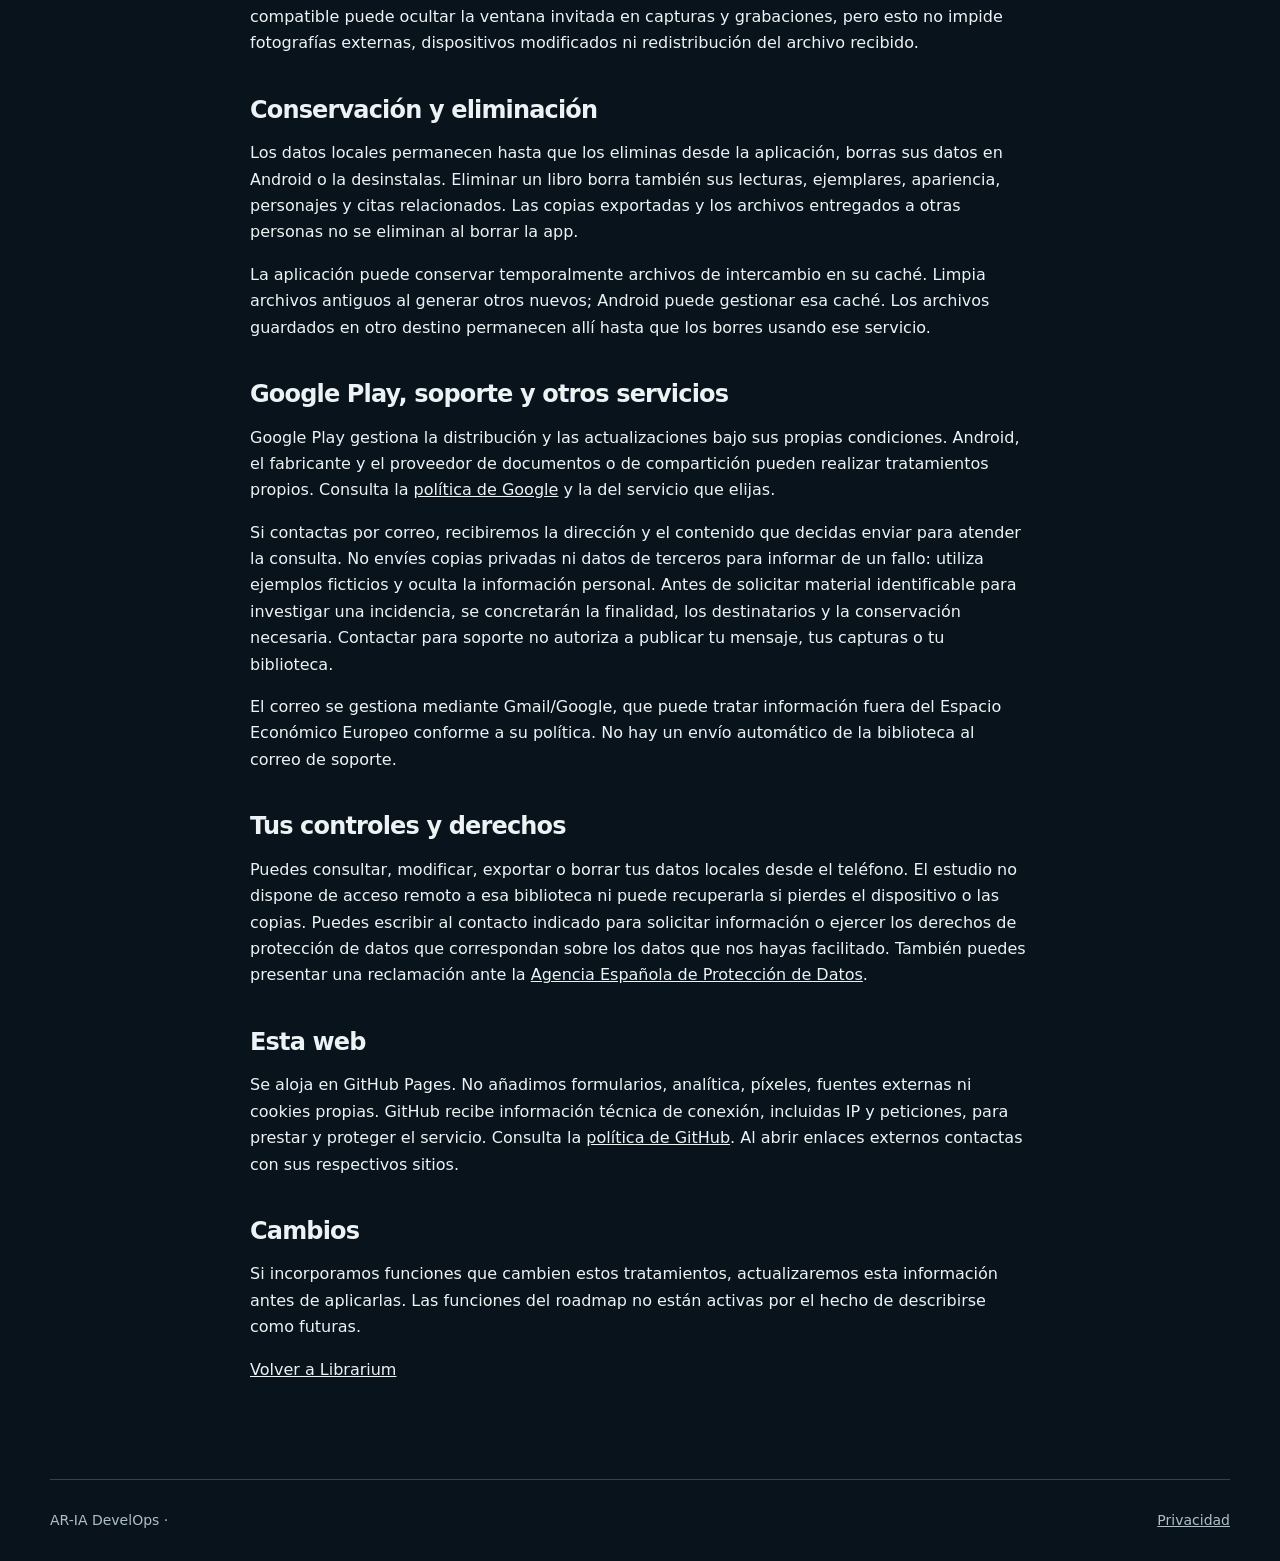
<file: privacidad-librarium.html>
<!doctype html>
<html lang="es"><head><meta charset="utf-8"><meta name="viewport" content="width=device-width,initial-scale=1"><meta name="description" content="Privacidad de Librarium: datos locales, copias privadas y compartición voluntaria de tu biblioteca."><title>Privacidad de Librarium — AR-IA DevelOps</title><link rel="stylesheet" href="styles.css"><link rel="stylesheet" href="catalog.css"></head>
<body><a class="skip" href="#contenido">Saltar al contenido</a><header class="wrap"><a class="brand" href="index.html">AR-IA<span>DevelOps</span></a><nav aria-label="Principal"><a href="librarium.html">Librarium</a><a href="privacidad.html">Privacidad</a></nav></header>
<main id="contenido" class="document wrap"><h1>Privacidad de Librarium</h1><p>Actualizada el 12 de noviembre de 2026. Describe Librarium 0.3.0 para Android en pruebas internas por invitación. No describe funciones futuras.</p>
<h2>Responsable y contacto</h2><p>Juan Luis Agüera Barasona, desarrollador individual bajo el nombre AR-IA DevelOps. Contacto para soporte y privacidad: <a href="mailto:abjuanlu@gmail.com">abjuanlu@gmail.com</a>.</p>
<h2>Tu biblioteca permanece en el teléfono</h2><p>Librarium permite guardar títulos, autores, bibliografía, ejemplares, adquisiciones y dedicatorias, estados y fechas de lectura, valoraciones, reseñas, reflexiones, recuerdos, personajes y citas. Conserva también la apariencia y posición de los libros y las preferencias visuales.</p><p>Estos datos se almacenan en el espacio privado de la aplicación en tu dispositivo. Librarium no tiene cuentas, servidor del estudio, anuncios, compras, analítica ni envío automático de diagnósticos. No solicita permiso de Internet, cámara, micrófono, ubicación, contactos ni acceso general al almacenamiento. Puedes organizar la colección sin conexión.</p><p>No incorporamos cifrado adicional de la base de datos: la protección depende también del bloqueo y la seguridad de tu dispositivo. Recomendamos no guardar contraseñas ni información especialmente sensible en las anotaciones.</p>
<h2>Copias privadas</h2><p>Exportar copia JSON crea un archivo legible con la biblioteca completa y sus anotaciones, personajes, frases y preferencias. Tú eliges el destino mediante el selector de documentos de Android. Si eliges un proveedor de almacenamiento en la nube, ese proveedor podrá recibir el archivo conforme a su servicio y sus políticas; la app no lo envía a un servidor del estudio.</p><p>Guarda estas copias en un lugar privado. No las confundas con los archivos preparados para compartir. Al importar, los registros de la copia con el mismo identificador sustituyen los valores locales correspondientes; los demás se conservan. Haz una copia antes de restaurar.</p><p>La app desactiva la copia y transferencia estándar de Android en su configuración. Esto no controla herramientas del fabricante o de terceros ni elimina copias que hayas creado previamente.</p>
<h2>Compartir es una decisión tuya</h2><p>Bibliotecas compartidas prepara un archivo distinto de la copia privada. Incluye títulos, autores y bibliografía básica disponible, incluida la sinopsis. Géneros, puntuaciones, estados y fechas son opcionales. Los recuerdos solo se incluyen como nota si autorizas cada libro expresamente. Revisa siempre la vista previa antes de generar y entregar el archivo.</p><p>El formato público no incluye identificadores internos, adquisiciones, dedicatorias, configuración, reseñas, reflexiones, personajes ni citas del cuaderno. Android permite elegir otra aplicación o destino para compartir. Ese servicio y la persona destinataria gestionarán lo recibido conforme a sus propios medios y condiciones. El estudio no recibe automáticamente una copia.</p><p>Una biblioteca recibida se muestra en una visita temporal de solo lectura, sin incorporarla a tu colección ni a tus copias. Su contenido invitado no se conserva al terminar el proceso. Android compatible puede ocultar la ventana invitada en capturas y grabaciones, pero esto no impide fotografías externas, dispositivos modificados ni redistribución del archivo recibido.</p>
<h2>Conservación y eliminación</h2><p>Los datos locales permanecen hasta que los eliminas desde la aplicación, borras sus datos en Android o la desinstalas. Eliminar un libro borra también sus lecturas, ejemplares, apariencia, personajes y citas relacionados. Las copias exportadas y los archivos entregados a otras personas no se eliminan al borrar la app.</p><p>La aplicación puede conservar temporalmente archivos de intercambio en su caché. Limpia archivos antiguos al generar otros nuevos; Android puede gestionar esa caché. Los archivos guardados en otro destino permanecen allí hasta que los borres usando ese servicio.</p>
<h2>Google Play, soporte y otros servicios</h2><p>Google Play gestiona la distribución y las actualizaciones bajo sus propias condiciones. Android, el fabricante y el proveedor de documentos o de compartición pueden realizar tratamientos propios. Consulta la <a href="https://policies.google.com/privacy?hl=es">política de Google</a> y la del servicio que elijas.</p><p>Si contactas por correo, recibiremos la dirección y el contenido que decidas enviar para atender la consulta. No envíes copias privadas ni datos de terceros para informar de un fallo: utiliza ejemplos ficticios y oculta la información personal. Antes de solicitar material identificable para investigar una incidencia, se concretarán la finalidad, los destinatarios y la conservación necesaria. Contactar para soporte no autoriza a publicar tu mensaje, tus capturas o tu biblioteca.</p><p>El correo se gestiona mediante Gmail/Google, que puede tratar información fuera del Espacio Económico Europeo conforme a su política. No hay un envío automático de la biblioteca al correo de soporte.</p>
<h2>Tus controles y derechos</h2><p>Puedes consultar, modificar, exportar o borrar tus datos locales desde el teléfono. El estudio no dispone de acceso remoto a esa biblioteca ni puede recuperarla si pierdes el dispositivo o las copias. Puedes escribir al contacto indicado para solicitar información o ejercer los derechos de protección de datos que correspondan sobre los datos que nos hayas facilitado. También puedes presentar una reclamación ante la <a href="https://www.aepd.es/">Agencia Española de Protección de Datos</a>.</p>
<h2>Esta web</h2><p>Se aloja en GitHub Pages. No añadimos formularios, analítica, píxeles, fuentes externas ni cookies propias. GitHub recibe información técnica de conexión, incluidas IP y peticiones, para prestar y proteger el servicio. Consulta la <a href="https://docs.github.com/en/site-policy/privacy-policies/github-general-privacy-statement">política de GitHub</a>. Al abrir enlaces externos contactas con sus respectivos sitios.</p>
<h2>Cambios</h2><p>Si incorporamos funciones que cambien estos tratamientos, actualizaremos esta información antes de aplicarlas. Las funciones del roadmap no están activas por el hecho de describirse como futuras.</p><p><a href="librarium.html">Volver a Librarium</a></p></main><footer class="wrap">AR-IA DevelOps · <a href="privacidad.html">Privacidad</a></footer></body></html>
</file>
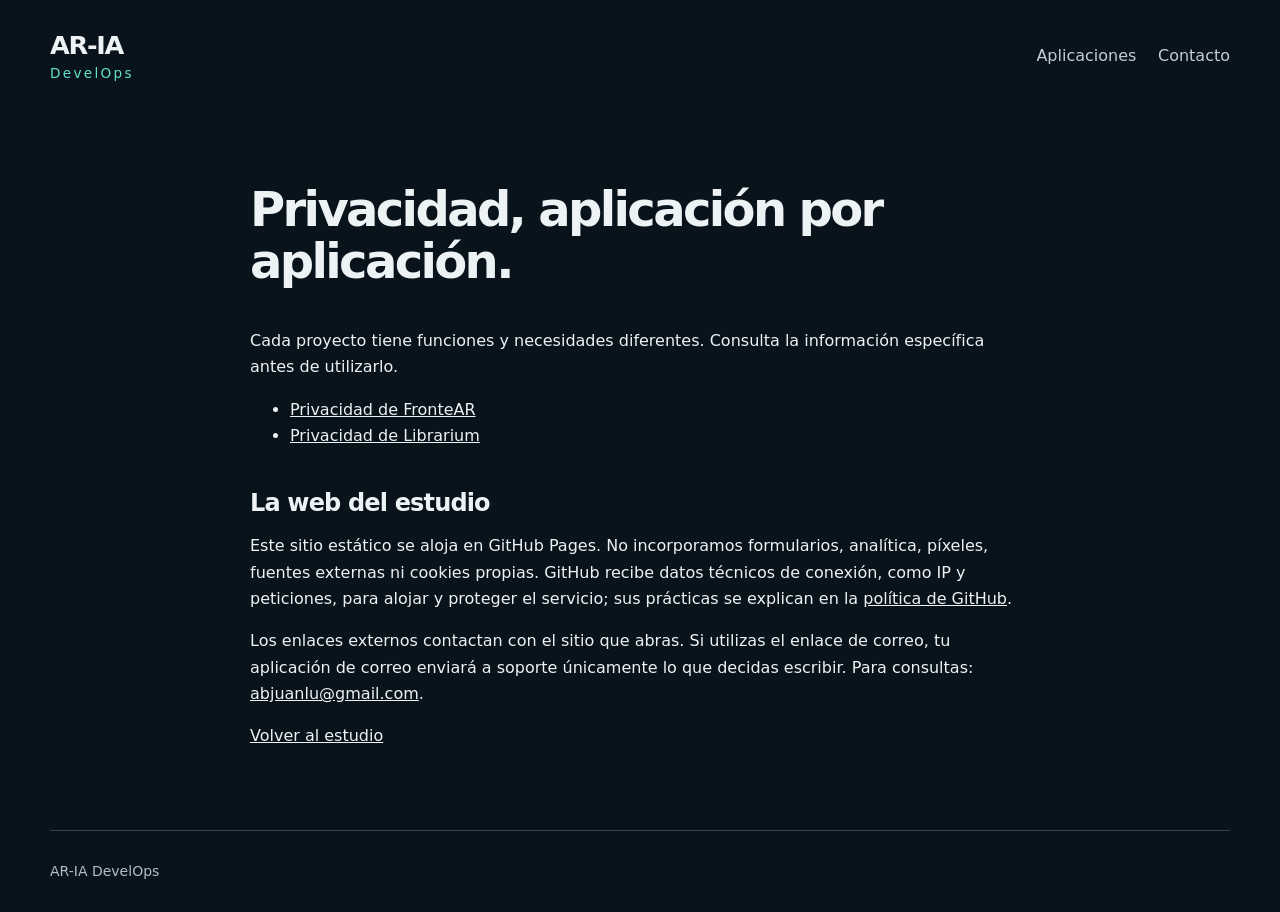
<file: privacidad.html>
<!doctype html><html lang="es"><head><meta charset="utf-8"><meta name="viewport" content="width=device-width,initial-scale=1"><meta name="description" content="Políticas de privacidad de las aplicaciones y la web de AR-IA DevelOps."><title>Privacidad — AR-IA DevelOps</title><link rel="stylesheet" href="styles.css"><link rel="stylesheet" href="catalog.css"></head><body><a class="skip" href="#contenido">Saltar al contenido</a><header class="wrap"><a class="brand" href="index.html">AR-IA<span>DevelOps</span></a><nav aria-label="Principal"><a href="index.html#aplicaciones">Aplicaciones</a><a href="index.html#contacto">Contacto</a></nav></header><main id="contenido" class="document wrap"><h1>Privacidad, aplicación por aplicación.</h1><p>Cada proyecto tiene funciones y necesidades diferentes. Consulta la información específica antes de utilizarlo.</p><ul><li><a href="privacidad-frontear.html">Privacidad de FronteAR</a></li><li><a href="privacidad-librarium.html">Privacidad de Librarium</a></li></ul><h2>La web del estudio</h2><p>Este sitio estático se aloja en GitHub Pages. No incorporamos formularios, analítica, píxeles, fuentes externas ni cookies propias. GitHub recibe datos técnicos de conexión, como IP y peticiones, para alojar y proteger el servicio; sus prácticas se explican en la <a href="https://docs.github.com/en/site-policy/privacy-policies/github-general-privacy-statement">política de GitHub</a>.</p><p>Los enlaces externos contactan con el sitio que abras. Si utilizas el enlace de correo, tu aplicación de correo enviará a soporte únicamente lo que decidas escribir. Para consultas: <a href="mailto:abjuanlu@gmail.com">abjuanlu@gmail.com</a>.</p><a href="index.html">Volver al estudio</a></main><footer class="wrap">AR-IA DevelOps</footer></body></html>
</file>
<file: styles.css>
*{box-sizing:border-box}html{scroll-behavior:smooth;scroll-padding-top:2rem}body{margin:0;background:#09131c;color:#edf3f4;font:1rem/1.65 system-ui,-apple-system,"Segoe UI",sans-serif}.wrap{width:min(1180px,calc(100% - 3rem));margin:auto}a{color:inherit}a:focus-visible{outline:3px solid #ffcc78;outline-offset:6px}.skip{position:absolute;top:-100px;left:1rem;z-index:5;background:#fff;color:#09131c;padding:.7rem}.skip:focus{top:1rem}.preview{background:#172b36;color:#c3d5dc;text-align:center;font-size:.875rem;padding:.35rem 1rem}header{display:flex;justify-content:space-between;align-items:center;padding:2rem 0}.brand{text-decoration:none;font-size:1.6rem;letter-spacing:-.05em;font-weight:800;line-height:1.05}.brand span{display:block;font-size:.85rem;letter-spacing:.17em;font-weight:400;margin-top:.45rem;color:#64e0cd}nav{display:flex;gap:2rem}nav a{text-decoration:none;color:#c1ced5}nav a:hover,.text-link:hover{color:#64e0cd}.hero{padding:5rem 0 6rem}.eyebrow{font-size:.875rem;letter-spacing:.14em;color:#64e0cd;font-weight:650}h1{font-size:clamp(2.7rem,6.6vw,5.6rem);line-height:1.08;letter-spacing:-.055em;max-width:1000px;margin:1.5rem 0 2.5rem}h1 em{font-style:normal;color:#8ca3b2}.intro{display:flex;align-items:center;justify-content:space-between;gap:3rem}.intro p{max-width:590px;color:#bacbd4;font-size:1.15rem;margin:0}.button{display:inline-flex;gap:2rem;align-items:center;background:#64e0cd;color:#092323;text-decoration:none;padding:1rem 1.35rem;border-radius:.4rem;font-weight:700;white-space:nowrap}.button:hover{background:#a0f0e4}.project{display:grid;grid-template-columns:.9fr 1.1fr;border-top:1px solid #31434f;padding:4rem 0;gap:4rem;align-items:center}.art{background:#0d2030;border-radius:1rem;padding:2rem}.art img{display:block;width:100%;height:auto;border-radius:22%;box-shadow:0 24px 70px #0005}.title-row{display:flex;gap:1rem;align-items:center;flex-wrap:wrap}h2{font-size:clamp(2rem,3.5vw,3rem);line-height:1.15;letter-spacing:-.035em;margin:.7rem 0}.badge{font-size:.875rem;border:1px solid #456171;border-radius:2rem;padding:.2rem .7rem;color:#c5d5df}.lead{font-size:1.35rem;color:#edf3f4!important}.project-copy>p{color:#bacbd4}.features{list-style:none;padding:0;margin:1.7rem 0}.features li{border-bottom:1px solid #293c49;padding:.6rem 0}.features span{display:inline-block;width:5.5rem;font-size:.875rem;color:#64e0cd;font-weight:700}.availability{border-left:2px solid #e8b269;padding-left:1rem;font-size:.95rem}.text-link{color:#64e0cd;text-underline-offset:5px}.small{font-size:.875rem;color:#aebfc9;max-width:590px}.contact{border-top:1px solid #31434f;padding:4rem 0;display:grid;grid-template-columns:1fr 1fr;gap:3rem;align-items:center}.email{font-size:clamp(1.2rem,2.4vw,1.8rem);text-underline-offset:8px;overflow-wrap:anywhere}.contact p{color:#bacbd4}footer{border-top:1px solid #31434f;padding:1.8rem 0;display:flex;justify-content:space-between;gap:2rem;color:#aebfc9;font-size:.875rem}.document{max-width:780px;padding:3rem 0 5rem}.document h1{font-size:3rem}.document h2{font-size:1.5rem;margin-top:2.5rem}.notice{border:1px solid #bc914e;background:#282519;padding:1.25rem;border-radius:.4rem;color:#ffe0a8}@media(max-width:750px){header{padding:1.5rem 0}nav{gap:1rem}.hero{padding:2.5rem 0 3rem}.intro{display:block}.button{margin-top:1.5rem}.project,.contact{grid-template-columns:1fr;gap:2rem;padding:2.5rem 0}.art{max-width:420px;margin:auto;padding:1.5rem}footer{flex-direction:column;gap:.5rem}.document h1{font-size:2.3rem}}@media(prefers-reduced-motion:reduce){html{scroll-behavior:auto}}
</file>
<file: catalog.css>
/* Additions to the established studio design. FronteAR colors and routes remain. */
nav{flex-wrap:wrap;justify-content:flex-end;gap:.65rem 1.35rem}header{gap:2rem}.catalog-heading{padding-bottom:2rem}.catalog-heading>p,.about>p{color:#bacbd4}.project h1{font-size:clamp(2.5rem,4.5vw,4rem);margin:.7rem 0;letter-spacing:-.035em}.librarium .art{background:#2a211b}.librarium .eyebrow,.librarium .features span{color:#edbd8b}.features span{width:6rem}.librarium .text-link{color:#edbd8b}.about{border-top:1px solid #31434f;padding:4rem 0}.about>p{max-width:720px}.gallery-section{padding:1rem 0 4rem}.gallery{display:grid;grid-template-columns:repeat(4,minmax(0,1fr));gap:1.5rem}.gallery figure{margin:0;min-width:0}.gallery img{display:block;max-width:100%;height:auto;border:1px solid #456171;border-radius:.8rem}.gallery figcaption{color:#bacbd4;font-size:.9rem;padding-top:.75rem}.news{padding:2rem 0;border-top:1px solid #31434f}.back-link{padding:1rem 0 4rem}.document code{overflow-wrap:anywhere}.document h1{overflow-wrap:anywhere}.document p,.document li{overflow-wrap:break-word}@media(max-width:750px){header{align-items:flex-start;gap:1rem;flex-direction:column}nav{justify-content:flex-start;gap:.5rem 1rem}.gallery{grid-template-columns:repeat(2,minmax(0,1fr));gap:1rem}.about{padding:2.5rem 0}.title-row{align-items:flex-start}.badge{max-width:100%}.intro .button{white-space:normal}.project h1{font-size:2.5rem}.wrap{width:min(1180px,calc(100% - 2rem))}}@media(max-width:380px){.gallery{grid-template-columns:1fr}.gallery figure{max-width:260px;margin:auto}}
</file>
